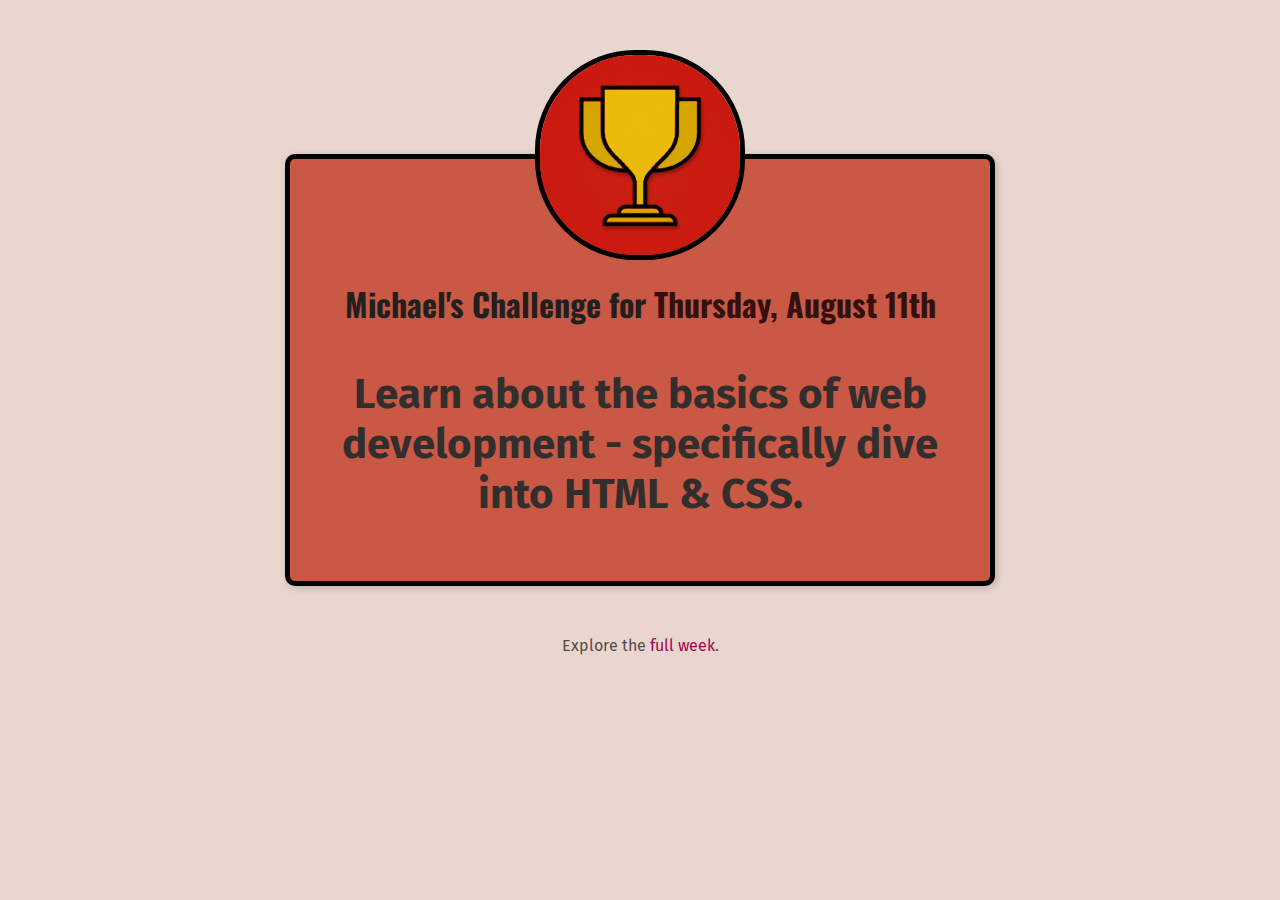
<file: 01-first-project/index.html>
<!DOCTYPE html>
<html lang="en">
  <head>
    <meta charset="UTF-8" />
    <meta http-equiv="X-UA-Compatible" content="IE=edge" />
    <meta name="viewport" content="width=device-width, initial-scale=1.0" />
    <link rel="preconnect" href="https://fonts.googleapis.com" />
    <link rel="preconnect" href="https://fonts.gstatic.com" crossorigin />
    <link
      href="https://fonts.googleapis.com/css2?family=Fira+Sans:wght@400;700&family=Oswald:wght@700&display=swap"
      rel="stylesheet"
    />
    <link rel="stylesheet" href="./styles/shared.css" />
    <link rel="stylesheet" href="./styles/daily-challenge.css" />
    <link rel="icon" href="./favicon/favicon.ico" />

    <title>My Daily Challenge</title>
  </head>
  <body>
    <header>
      <img alt="A trophy" src="./images/challenges-trophy.jpg" />
    </header>

    <main>
      <h1>Michael's Challenge for <span>Thursday, August 11th</span></h1>
      <p id="todays-challenge">
        Learn about the basics of web development - specifically dive into HTML
        & CSS.
      </p>
    </main>

    <footer>
      <p>
        Explore the
        <a href="full-week.html">full week</a>.
      </p>
    </footer>

  </body>
</html>
</file>
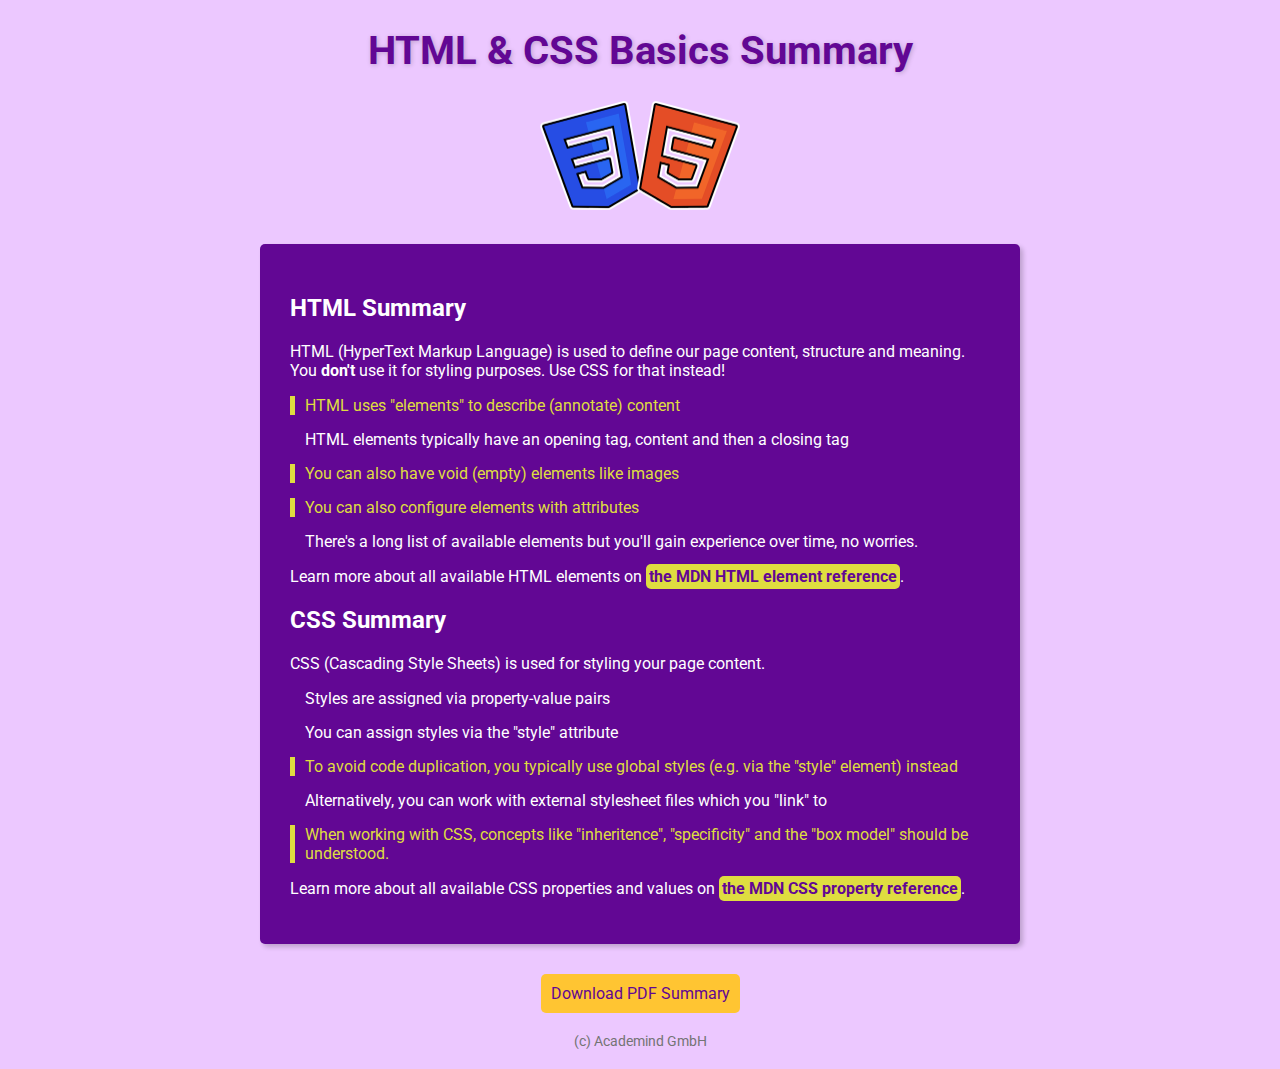
<file: 02-module4-practice/index.html>
<!DOCTYPE html>
<html lang="en">
  <head>
    <meta charset="UTF-8" />
    <meta http-equiv="X-UA-Compatible" content="IE=edge" />
    <meta name="viewport" content="width=device-width, initial-scale=1.0" />

    <link rel="preconnect" href="https://fonts.googleapis.com" />
    <link rel="preconnect" href="https://fonts.gstatic.com" crossorigin />
    <link
      href="https://fonts.googleapis.com/css2?family=Roboto:wght@400;900&display=swap"
      rel="stylesheet"
    />

    <title>HTML & CSS Basics Summary</title>

    <link rel="stylesheet" href="./styles/basics-summary.css" />
  </head>
  <body>
    <header>
      <h1>HTML & CSS Basics Summary</h1>
      <img src="./images/html-css.png" alt="A combined logo of HTML and CSS" />
    </header>
    <main>
      <section>
        <h2>HTML Summary</h2>
        <p>
          HTML (HyperText Markup Language) is used to define our page content,
          structure and meaning. You <strong>don't</strong> use it for styling
          purposes. Use CSS for that instead!
        </p>
        <ul>
          <li class="highlight-items">
            HTML uses "elements" to describe (annotate) content
          </li>
          <li>
            HTML elements typically have an opening tag, content and then a
            closing tag
          </li>
          <li class="highlight-items">
            You can also have void (empty) elements like images
          </li>
          <li class="highlight-items">
            You can also configure elements with attributes
          </li>
          <li>
            There's a long list of available elements but you'll gain experience
            over time, no worries.
          </li>
        </ul>
        <p>
          Learn more about all available HTML elements on
          <span class="highlight-words">the MDN HTML element reference</span>.
        </p>
      </section>
      <section>
        <h2>CSS Summary</h2>
        <p>
          CSS (Cascading Style Sheets) is used for styling your page content.
        </p>
        <ul>
          <li>Styles are assigned via property-value pairs</li>
          <li>You can assign styles via the "style" attribute</li>
          <li class="highlight-items">
            To avoid code duplication, you typically use global styles (e.g. via
            the "style" element) instead
          </li>
          <li>
            Alternatively, you can work with external stylesheet files which you
            "link" to
          </li>
          <li class="highlight-items">
            When working with CSS, concepts like "inheritence", "specificity"
            and the "box model" should be understood.
          </li>
        </ul>
        <p>
          Learn more about all available CSS properties and values on
          <span class="highlight-words">the MDN CSS property reference</span>.
        </p>
      </section>
    </main>
    <footer>
      <a
        href="./files/html-css-basics-summary.pdf"
        download="html-css-basics-summary"
        >Download PDF Summary</a
      >
      <p>(c) Academind GmbH</p>
    </footer>
  </body>
</html>
</file>
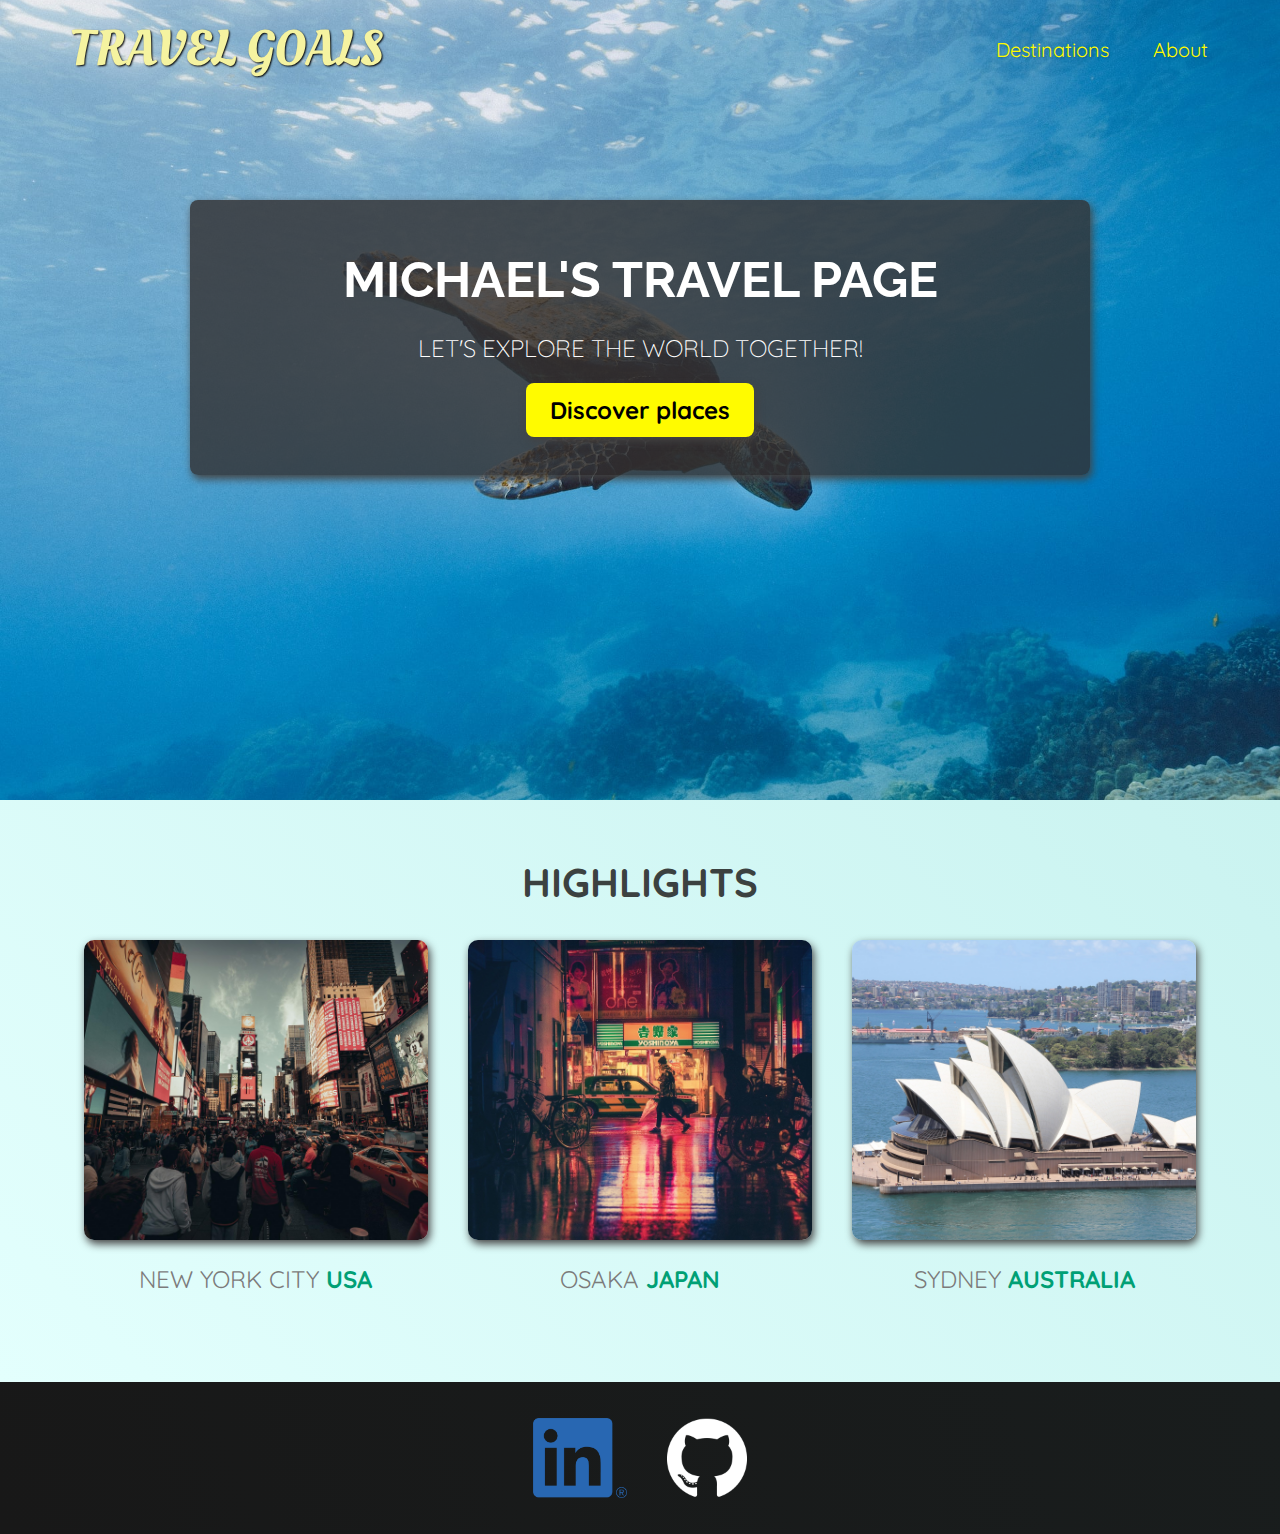
<file: 04-travel-goals/index.html>
<!DOCTYPE html>
<html lang="en">
  <head>
    <meta charset="UTF-8" />
    <meta http-equiv="X-UA-Compatible" content="IE=edge" />
    <meta name="viewport" content="width=device-width, initial-scale=1.0" />

    <link rel="preconnect" href="https://fonts.googleapis.com" />
    <link rel="preconnect" href="https://fonts.gstatic.com" crossorigin />
    <link
      href="https://fonts.googleapis.com/css2?family=Oleo+Script:wght@700&family=Quicksand:wght@300;500;700&family=Raleway:wght@700&display=swap"
      rel="stylesheet"
    />

    <link rel="stylesheet" href="./styles/shared.css" />
    <link rel="stylesheet" href="./styles/styles.css" />

    <title>Travel Goals</title>
  </head>

  <body>
    <header>
      <div id="page-logo">
        <a href="./index.html">Travel Goals</a>
      </div>

      <nav>
        <ul>
          <li><a href="./places.html">Destinations</a></li>
          <li><a href="">About</a></li>
        </ul>
      </nav>
    </header>

    <main>
      <section id="hero">
        <div id="hero-content">
          <h1>Michael's Travel Page</h1>
          <p>Let's explore the world together!</p>
          <a href="./places.html">Discover places</a>
        </div>
      </section>

      <section id="highlights">
        <h2>Highlights</h2>
        <ul id="destinations">
          <li class="destination">
            <img
              src="./images/places/nyc.jpg"
              alt="Times Square in New York City"
            />
            <p>New York City <strong>USA</strong></p>
          </li>
          <li class="destination">
            <img
              src="./images/places/osaka.jpg"
              alt="Dark street with neons in Osaka"
            />
            <p>Osaka <strong>Japan</strong></p>
          </li>
          <li class="destination">
            <img
              src="./images/places/sydney.jpg"
              alt="Opera house in Sydney with city panorama"
            />
            <p>Sydney <strong>Australia</strong></p>
          </li>
        </ul>
      </section>
    </main>

    <footer>
      <ul>
        <li id="linkedin">
          <a href="https://www.linkedin.com/in/michaelkratochvil99/"
            ><img src="./images/icons/linkedin.png" alt="LinkedIn logo"
          /></a>
        </li>
        <li>
          <a href="https://github.com/kram43-cz"
            ><img src="./images/icons/github.png" alt="GitHub logo"
          /></a>
        </li>
      </ul>
    </footer>
  </body>
</html>
</file>
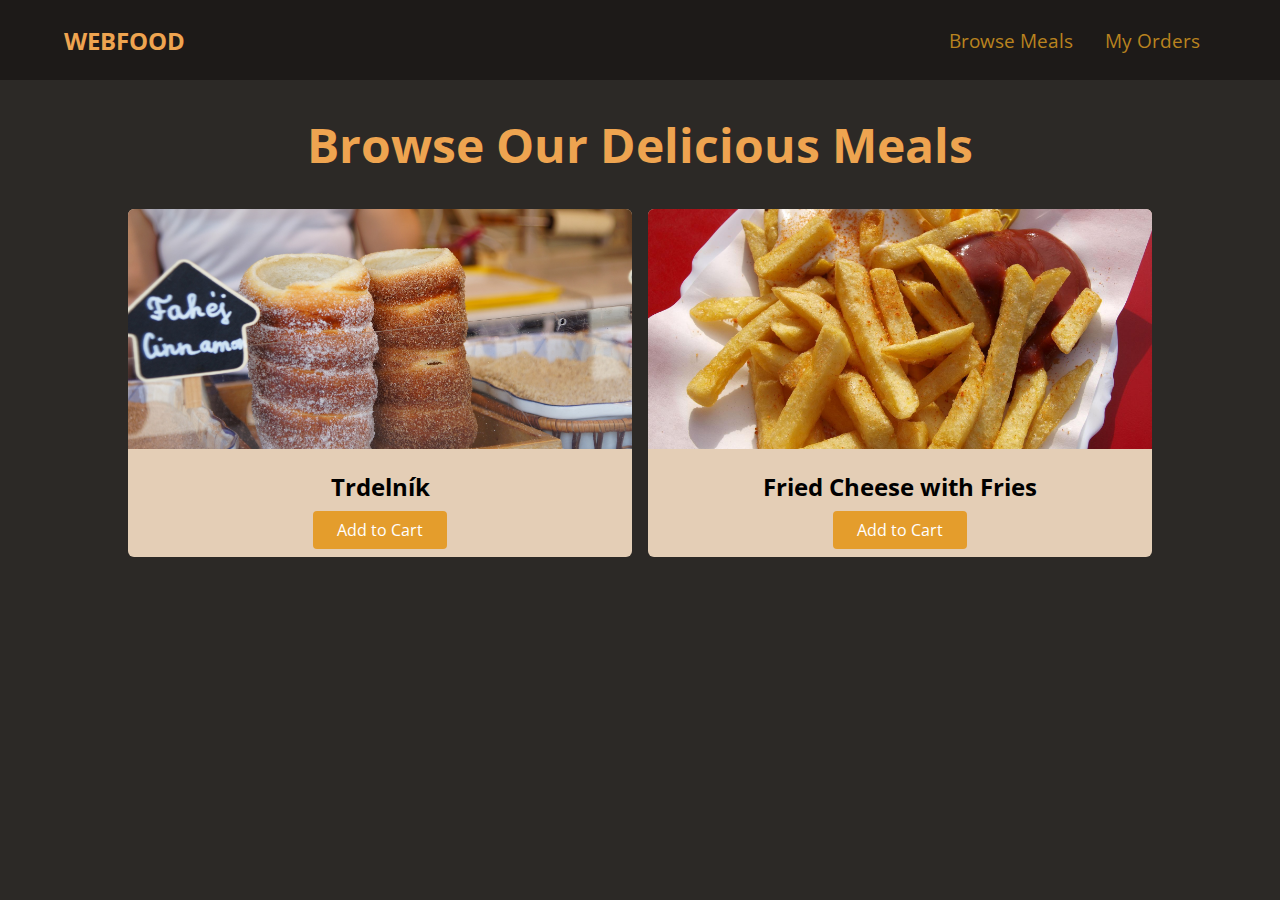
<file: 05-webfood/index.html>
<!DOCTYPE html>
<html lang="en">
  <head>
    <meta charset="UTF-8" />
    <meta http-equiv="X-UA-Compatible" content="IE=edge" />
    <meta name="viewport" content="width=device-width, initial-scale=1.0" />

    <link rel="preconnect" href="https://fonts.googleapis.com" />
    <link rel="preconnect" href="https://fonts.gstatic.com" crossorigin />
    <link
      href="https://fonts.googleapis.com/css2?family=Open+Sans:wght@400;700&display=swap"
      rel="stylesheet"
    />

    <title>WebFood</title>

    <link rel="stylesheet" href="./styles/styles.css" />
  </head>
  <body>
    <header id="main-header">
      <div id="page-logo">
        <a href="./index.html">WebFood</a>
      </div>
      <nav>
        <ul>
          <li><a href="">Browse Meals</a></li>
          <li><a href="">My Orders</a></li>
        </ul>
      </nav>
      <a href="#side-drawer" class="menu-btn">
        <span></span>
        <span></span>
        <span></span>
      </a>
    </header>

    <aside id="side-drawer">
      <header>
        <a href="#" class="menu-btn">
          <span></span>
          <span></span>
          <span></span>
        </a>
      </header>
      <nav>
        <ul>
          <li><a href="">Browse Meals</a></li>
          <li><a href="">My Orders</a></li>
        </ul>
      </nav>
    </aside>

    <main>
      <h1>Browse Our Delicious Meals</h1>

      <section id="latest-products">
        <ul>
          <li class="food-item">
            <article>
              <img src="./images/trdelnik.jpg" alt="Trdelník" />
              <div class="food-item-content">
                <h2>Trdelník</h2>
                <a href="" class="btn">Add to Cart</a>
              </div>
            </article>
          </li>
          <li class="food-item">
            <article>
              <img src="./images/fries.jpg" alt="French fries" />
              <div class="food-item-content">
                <h2>Fried Cheese with Fries</h2>
                <a href="" class="btn">Add to Cart</a>
              </div>
            </article>
          </li>
        </ul>
      </section>
    </main>
  </body>
</html>
</file>
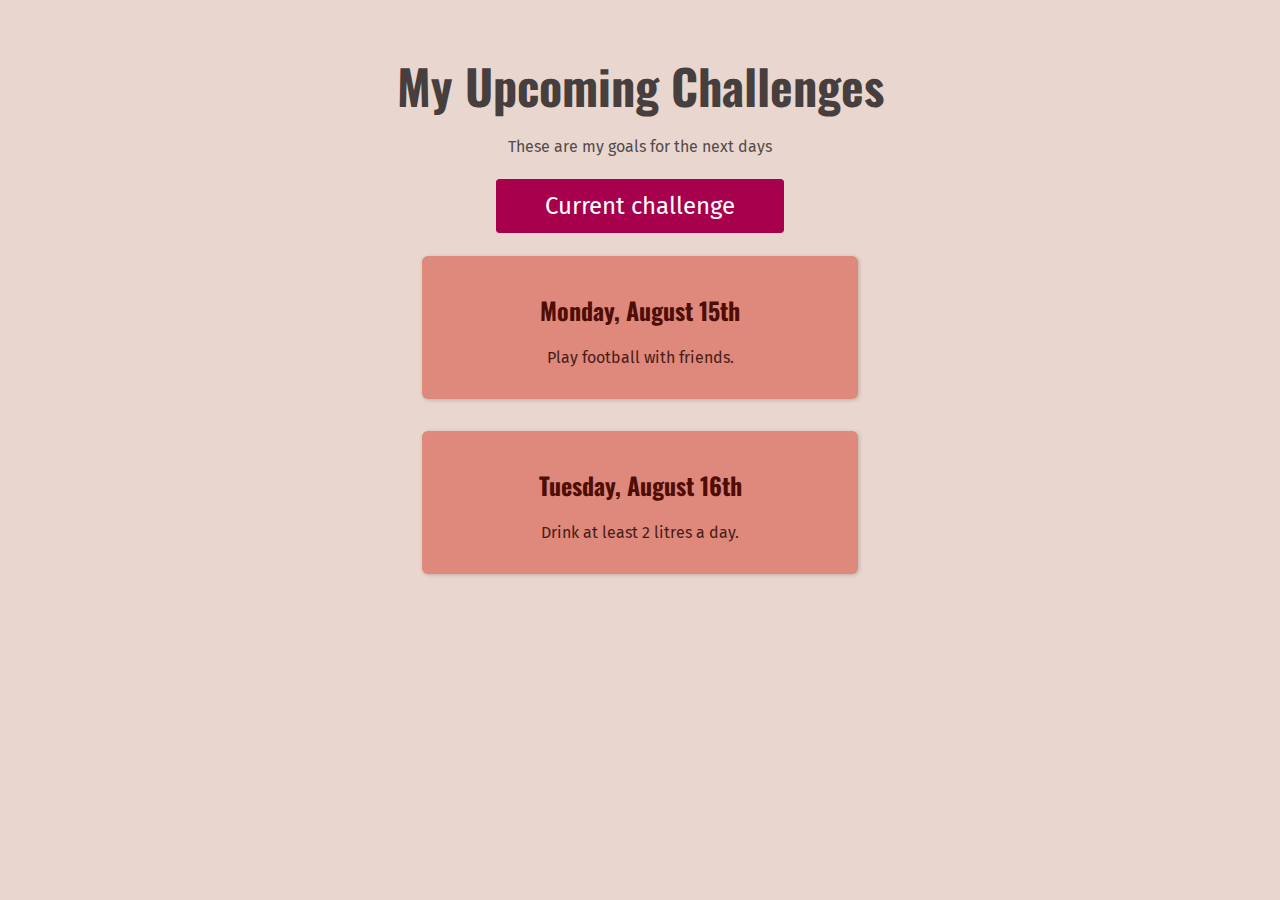
<file: 01-first-project/full-week.html>
<!DOCTYPE html>
<html lang="en">
  <head>
    <meta charset="UTF-8" />
    <meta http-equiv="X-UA-Compatible" content="IE=edge" />
    <meta name="viewport" content="width=device-width, initial-scale=1.0" />
    <link rel="preconnect" href="https://fonts.googleapis.com" />
    <link rel="preconnect" href="https://fonts.gstatic.com" crossorigin />
    <link
      href="https://fonts.googleapis.com/css2?family=Fira+Sans:wght@400;700&family=Oswald:wght@700&display=swap"
      rel="stylesheet"
    />

    <title>My Upcoming Challenges</title>

    <link rel="stylesheet" href="./styles/shared.css" />
    <link rel="stylesheet" href="./styles/full-week.css" />
    <link rel="icon" href="./favicon/favicon.ico" />

  </head>
  <body>
    <header>
      <h1>My Upcoming Challenges</h1>
      <p id="description">These are my goals for the next days</p>
      <a href="index.html">Current challenge</a>
    </header>
    <main>
      <ol>
        <li>
          <h2>Monday, August 15th</h2>
          <p>Play football with friends.</p>
        </li>
        <li>
          <h2>Tuesday, August 16th</h2>
          <p>Drink at least 2 litres a day.</p>
        </li>
      </ol>
    </main>
  </body>
</html>
</file>
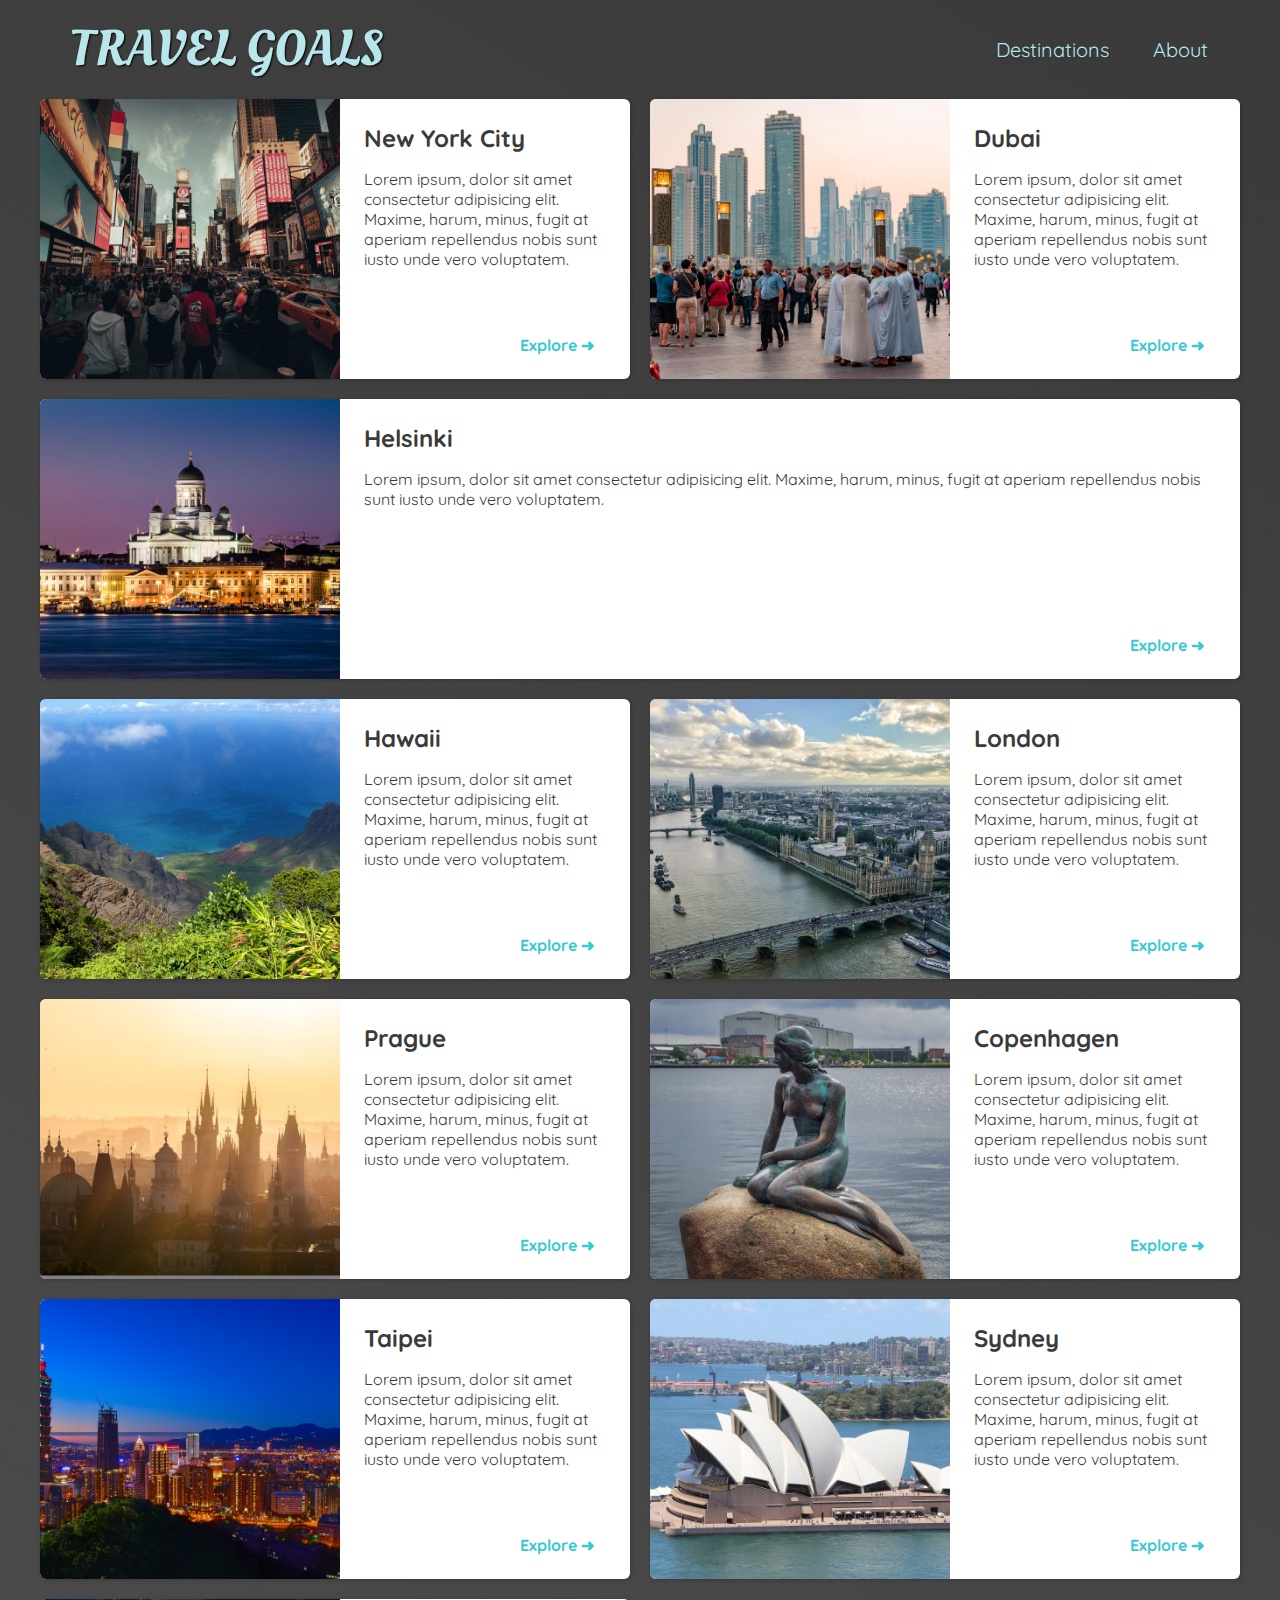
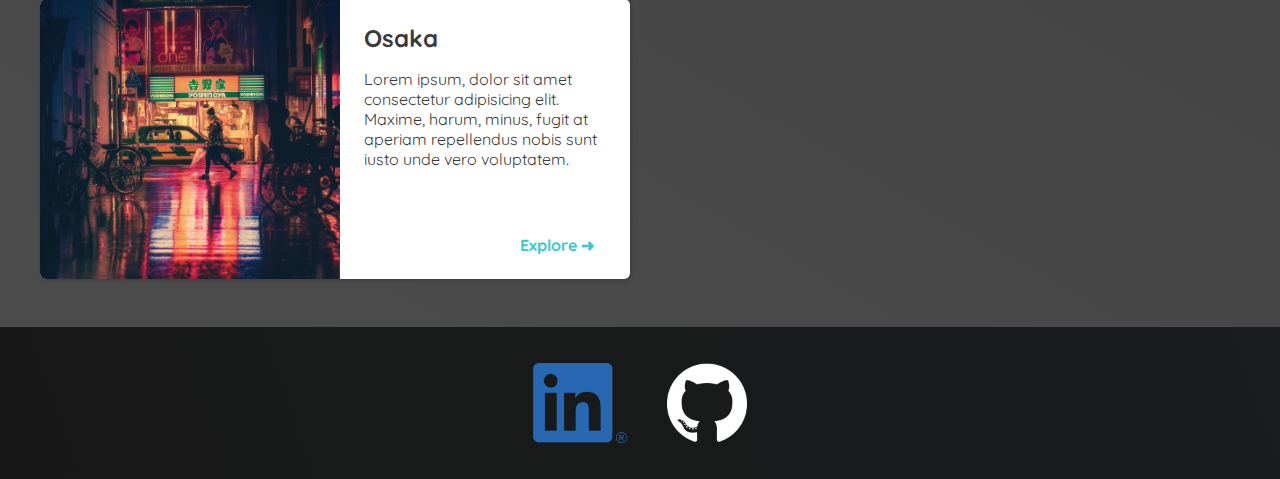
<file: 04-travel-goals/places.html>
<!DOCTYPE html>
<html lang="en">
  <head>
    <meta charset="UTF-8" />
    <meta http-equiv="X-UA-Compatible" content="IE=edge" />
    <meta name="viewport" content="width=device-width, initial-scale=1.0" />

    <link rel="preconnect" href="https://fonts.googleapis.com" />
    <link rel="preconnect" href="https://fonts.gstatic.com" crossorigin />
    <link
      href="https://fonts.googleapis.com/css2?family=Oleo+Script:wght@700&family=Quicksand:wght@300;500;700&family=Raleway:wght@700&display=swap"
      rel="stylesheet"
    />

    <link rel="stylesheet" href="./styles/shared.css" />
    <link rel="stylesheet" href="./styles/places.css" />

    <title>Travel Goals</title>
  </head>
  <body>
    <header>
      <div id="page-logo">
        <a href="./index.html">Travel Goals</a>
      </div>

      <nav>
        <ul>
          <li><a href="./places.html">Destinations</a></li>
          <li><a href="">About</a></li>
        </ul>
      </nav>
    </header>

    <main>
      <ul>
        <li>
          <img
            src="./images/places/nyc.jpg"
            alt="Times Square in New York City"
          />
          <div class="item-content">
            <div>
              <h2>New York City</h2>
              <p>
                Lorem ipsum, dolor sit amet consectetur adipisicing elit.
                Maxime, harum, minus, fugit at aperiam repellendus nobis sunt
                iusto unde vero voluptatem.
              </p>
            </div>

            <div class="actions">
              <a href="https://en.wikipedia.org/wiki/New_York_City"
                >Explore &#10140;</a
              >
            </div>
          </div>
        </li>
        <li>
          <img
            src="./images/places/dubai.jpg"
            alt="People in front of the Dubai skyline"
          />
          <div class="item-content">
            <div>
              <h2>Dubai</h2>
              <p>
                Lorem ipsum, dolor sit amet consectetur adipisicing elit.
                Maxime, harum, minus, fugit at aperiam repellendus nobis sunt
                iusto unde vero voluptatem.
              </p>
            </div>

            <div class="actions">
              <a href="https://en.wikipedia.org/wiki/Dubai">Explore &#10140;</a>
            </div>
          </div>
        </li>
        <li>
          <img
            src="./images/places/helsinki.jpg"
            alt="Night view of Helsinki Cathedral"
          />
          <div class="item-content">
            <div>
              <h2>Helsinki</h2>
              <p>
                Lorem ipsum, dolor sit amet consectetur adipisicing elit.
                Maxime, harum, minus, fugit at aperiam repellendus nobis sunt
                iusto unde vero voluptatem.
              </p>
            </div>

            <div class="actions">
              <a href="https://en.wikipedia.org/wiki/Helsinki"
                >Explore &#10140;</a
              >
            </div>
          </div>
        </li>
        <li>
          <img
            src="./images/places/hawaii.jpg"
            alt="View of the ocean from the top of the mountain"
          />
          <div class="item-content">
            <div>
              <h2>Hawaii</h2>
              <p>
                Lorem ipsum, dolor sit amet consectetur adipisicing elit.
                Maxime, harum, minus, fugit at aperiam repellendus nobis sunt
                iusto unde vero voluptatem.
              </p>
            </div>

            <div class="actions">
              <a href="https://en.wikipedia.org/wiki/Hawaii"
                >Explore &#10140;</a
              >
            </div>
          </div>
        </li>
        <li>
          <img
            src="./images/places/london.jpg"
            alt="Panorama of the river in central London"
          />
          <div class="item-content">
            <div>
              <h2>London</h2>
              <p>
                Lorem ipsum, dolor sit amet consectetur adipisicing elit.
                Maxime, harum, minus, fugit at aperiam repellendus nobis sunt
                iusto unde vero voluptatem.
              </p>
            </div>

            <div class="actions">
              <a href="https://en.wikipedia.org/wiki/London"
                >Explore &#10140;</a
              >
            </div>
          </div>
        </li>
        <li>
          <img
            src="./images/places/prague.jpg"
            alt="Morning view of the towers in Prague"
          />
          <div class="item-content">
            <div>
              <h2>Prague</h2>
              <p>
                Lorem ipsum, dolor sit amet consectetur adipisicing elit.
                Maxime, harum, minus, fugit at aperiam repellendus nobis sunt
                iusto unde vero voluptatem.
              </p>
            </div>

            <div class="actions">
              <a href="https://en.wikipedia.org/wiki/Prague"
                >Explore &#10140;</a
              >
            </div>
          </div>
        </li>
        <li>
          <img
            src="./images/places/kopenhagen.jpg"
            alt="The Little Mermaid in Copenhagen"
          />
          <div class="item-content">
            <div>
              <h2>Copenhagen</h2>
              <p>
                Lorem ipsum, dolor sit amet consectetur adipisicing elit.
                Maxime, harum, minus, fugit at aperiam repellendus nobis sunt
                iusto unde vero voluptatem.
              </p>
            </div>

            <div class="actions">
              <a href="https://en.wikipedia.org/wiki/Copenhagen"
                >Explore &#10140;</a
              >
            </div>
          </div>
        </li>
        <li>
          <img
            src="./images/places/taipei.jpg"
            alt="View of Taipei 101 and adjacent buildings"
          />
          <div class="item-content">
            <div>
              <h2>Taipei</h2>
              <p>
                Lorem ipsum, dolor sit amet consectetur adipisicing elit.
                Maxime, harum, minus, fugit at aperiam repellendus nobis sunt
                iusto unde vero voluptatem.
              </p>
            </div>

            <div class="actions">
              <a href="https://en.wikipedia.org/wiki/Taipei"
                >Explore &#10140;</a
              >
            </div>
          </div>
        </li>
        <li>
          <img
            src="./images/places/sydney.jpg"
            alt="Opera house in Sydney with city panorama"
          />
          <div class="item-content">
            <div>
              <h2>Sydney</h2>
              <p>
                Lorem ipsum, dolor sit amet consectetur adipisicing elit.
                Maxime, harum, minus, fugit at aperiam repellendus nobis sunt
                iusto unde vero voluptatem.
              </p>
            </div>

            <div class="actions">
              <a href="https://en.wikipedia.org/wiki/Sydney"
                >Explore &#10140;</a
              >
            </div>
          </div>
        </li>
        <li>
          <img
            src="./images/places/osaka.jpg"
            alt="Dark street with neons in Osaka"
          />
          <div class="item-content">
            <div>
              <h2>Osaka</h2>
              <p>
                Lorem ipsum, dolor sit amet consectetur adipisicing elit.
                Maxime, harum, minus, fugit at aperiam repellendus nobis sunt
                iusto unde vero voluptatem.
              </p>
            </div>

            <div class="actions">
              <a href="https://en.wikipedia.org/wiki/Osaka">Explore &#10140;</a>
            </div>
          </div>
        </li>
      </ul>
    </main>

    <footer>
      <ul>
        <li id="linkedin">
          <a href="https://www.linkedin.com/in/michaelkratochvil99/"
            ><img src="./images/icons/linkedin.png" alt="LinkedIn logo"
          /></a>
        </li>
        <li>
          <a href="https://github.com/kram43-cz"
            ><img src="./images/icons/github.png" alt="GitHub logo"
          /></a>
        </li>
      </ul>
    </footer>
  </body>
</html>
</file>
<file: 01-first-project/styles/shared.css>
body {
  text-align: center;
  background-color: #e9d7cf;
  margin: 50px;
  color: #534b4b;
}

h1, h2 {
  font-family: "Oswald", sans-serif;
}

p {
  font-family: "Fira Sans", sans-serif;
}

a {
  color: #a7014e;
  text-decoration: none;
  font-family: "Fira Sans", sans-serif;
}

a:hover {
  text-decoration: underline;
}
</file>
<file: 01-first-project/styles/daily-challenge.css>
#todays-challenge {
  color:rgb(51, 46, 46);
  font-weight: bold;
  font-size: 42px;
}

img {
  width: 200px;
  height: 200px;
  border-radius: 100px;
  border: 5px solid black;
}

main {
  width: 600px;
  margin: -110px auto 50px auto;
  padding: 100px 50px 20px 50px;
  border: 5px solid black;
  border-radius: 10px;
  box-shadow: 2px 2px 8px rgba(0, 0, 0, 0.2);
  background-color: #c95945;
}

main h1 {
  color:rgb(34, 31, 31);
}

span {
  color:rgb(54, 15, 15);
}
</file>
<file: 02-module4-practice/styles/basics-summary.css>
body {
  font-family: "Roboto", sans-serif;
  text-align: center;
  background-color: #ecc8ff;
}

h1 {
  color: #620794;
  text-shadow: 1px 1px 5px rgba(0, 0, 0, 0.2);
  font-size: 2.5em;
}

img {
  width: 200px;
}

main {
  background-color: #620794;
  border-radius: 5px;
  color: white;
  width: 700px;
  margin: 30px auto;
  padding: 30px;
  text-align: left;
  box-shadow: 3px 3px 5px rgba(0, 0, 0, 0.2);
}

ul {
  list-style: none;
  padding-left: 0;
}

li {
  margin: 15px 0;
  padding-left: 15px;
}

.highlight-items {
  color: #dfdd40;
  border-left: 5px solid #dfdd40;
  padding-left: 10px;
}

span {
  font-weight: bold;
}

.highlight-words {
  background-color: #dfdd40;
  color: #620794;
  border-radius: 5px;
  padding: 3px;
}

a {
  text-decoration: none;
  background-color: #ffc532;
  padding: 10px;
  border-radius: 5px;
  display: inline-block;
  color: #620794;
}

a:hover {
  background-color: #b46c00;
  color: white;
}

footer p {
  font-size: 14px;
  margin: 20px 0;
  color: #747474;
}
</file>
<file: 04-travel-goals/styles/shared.css>
body {
  font-family: "Quicksand", sans-serif;
  margin: 0;
}

ul {
  list-style: none;
  margin: 0;
  padding: 0;
}

header {
  display: flex;
  align-items: center;
  justify-content: space-between;
  padding: 15px 60px;
  position: absolute;
  width: 100%;
  box-sizing: border-box;
  top: 0;
  left: 0;
}

#page-logo a {
  padding: 10px;
  font-family: "Oleo Script", sans-serif;
  color: rgb(245, 243, 160);
  font-size: 50px;
  text-decoration: none;
  text-transform: uppercase;
  text-shadow: 1px 1px 2px rgb(0, 0, 0);
}

header ul {
  display: flex;
}

header li {
  margin-left: 20px;
}

header nav a {
  color: rgb(255, 251, 0);
  text-decoration: none;
  font-size: 20px;
  padding: 12px;
  text-shadow: 1px 1px 2px rgba(0, 0, 0, 0.2);
  border-radius: 5px;
}

header nav a:hover {
  color: rgb(77, 77, 77);
  background-color: rgb(255, 251, 0);
}

footer {
  background: linear-gradient(70deg, rgb(24, 24, 24), rgb(25, 29, 29));
  padding: 36px 0;
}

footer ul {
  display: flex;
  justify-content: center;
}

footer li {
  width: 80px;
  height: 80px;
  margin: 0 20px;
}

footer img {
  width: 100%;
  height: 100%;
}

#linkedin {
  width: 94px;
}
</file>
<file: 04-travel-goals/styles/styles.css>
#hero {
  height: 800px;
  background-image: url(../images/places/turtle.jpg);
  background-position: center;
  background-size: cover;
}

#hero-content {
  width: 900px;
  background-color: rgba(51, 47, 47, 0.8);
  box-shadow: 2px 4px 8px rgb(68, 67, 67);
  border-radius: 8px;
  text-align: center;
  padding: 50px 0;
  margin: 0 auto;
  position: relative;
  top: 200px;
}

#hero-content h1 {
  color: white;
  text-transform: uppercase;
  font-size: 50px;
  font-family: "Raleway", sans-serif;
  margin: 0;
}

#hero-content p {
  color: white;
  text-transform: uppercase;
  font-size: 24px;
  font-weight: 300;
  margin-bottom: 32px;
}

#hero-content a {
  text-decoration: none;
  background-color: rgb(255, 251, 0);
  padding: 12px 24px;
  color: black;
  font-size: 24px;
  font-weight: 700;
  border-radius: 8px;
  box-shadow: 2px 4px 8px rgb(68, 67, 67);
}

#hero-content a:hover {
  background-color: rgb(255, 238, 0);
}

#highlights {
  padding: 24px 0;
  background: linear-gradient(45deg, rgb(227, 255, 253), rgb(202, 243, 240));
}

#highlights h2 {
  text-transform: uppercase;
  text-align: center;
  font-size: 40px;
  color: rgb(59, 65, 64);
}

#destinations {
  display: flex;
  width: 90%;
  margin: auto;
  margin-bottom: 40px;
  justify-content: center;
}

.destination {
  margin: 0 20px;
  text-transform: uppercase;
}

.destination p {
  text-align: center;
  font-size: 24px;
  color: rgb(124, 123, 123);
  margin-top: 20px;
}

.destination img {
  height: 300px;
  width: 100%;
  box-shadow: 2px 4px 8px rgb(68, 67, 67);
  border-radius: 10px;
  object-fit: cover;
}

.destination strong {
  color: rgb(0, 160, 117);
}
</file>
<file: 05-webfood/styles/styles.css>
body {
  font-family: "Open Sans", sans-serif;
  margin: 0;
  background-color: rgb(44, 41, 38);
}

a {
  text-decoration: none;
}

#main-header {
  height: 5rem;
  display: flex;
  justify-content: space-between;
  align-items: center;
  background-color: rgb(29, 26, 24);
  padding: 0 5%;
}

#page-logo a {
  font-size: 1.5rem;
  font-weight: bold;
  color: rgb(238, 164, 80);
  text-transform: uppercase;
}

.menu-btn {
  width: 3rem;
  height: 3rem;
  display: none;
  flex-direction: column;
  justify-content: space-between;
}

.menu-btn span {
  width: 100%;
  height: 3px;
  background-color: white;
}

ul {
  list-style: none;
}

#main-header ul {
  display: flex;
  margin: 0;
  padding: 0;
}

#main-header li {
  margin: 0 1rem;
}

#main-header nav a {
  color: rgb(185, 131, 31);
  font-size: 1.2rem;
}

#main-header nav a:hover {
  color: rgb(228, 163, 44);
}

#side-drawer {
  width: 100%;
  height: 100%;
  background-color: rgb(29, 26, 27);
  position: fixed;
  top: 0;
  left: 0;
  display: none;
}

#side-drawer:target {
  display: block;
}

#side-drawer header {
  height: 5rem;
  display: flex;
  justify-content: flex-end;
  align-items: center;
  padding: 0 5%;
}

#side-drawer ul {
  list-style: none;
  margin: 0;
  padding: 4rem 1rem;
  display: flex;
  align-items: center;
  flex-direction: column;
}

#side-drawer li {
  margin: 1rem 0;
}

#side-drawer a {
  color: rgb(253, 239, 213);
  font-size: 2rem;
}

main h1 {
  text-align: center;
  color: rgb(238, 164, 80);
  font-size: 3rem;
}

#latest-products {
  width: 80%;
  margin: 2rem auto;
}

#latest-products ul {
  display: grid;
  grid-template-columns: 1fr 1fr;
  gap: 1rem;
  margin: 0;
  padding: 0;
}

.food-item {
  background-color: rgb(228, 206, 182);
  border-radius: 6px;
  overflow: hidden;
}

.food-item img {
  height: 15rem;
  width: 100%;
  object-fit: cover;
}

.food-item h2 {
  margin: 0 0 1rem 0;
}

.food-item-content {
  padding: 1rem;
  text-align: center;
}

.btn {
  background-color: rgb(228, 157, 44);
  color: white;
  border-radius: 4px;
  padding: 0.5rem 1.5rem;
}

.btn:hover {
  background-color: rgb(221, 134, 34);
}

@media (max-width: 48rem) {
  #main-header nav {
    display: none;
  }

  .menu-btn {
    display: flex;
  }

  main h1 {
    font-size: 1.5rem;
  }

  #latest-products ul {
    grid-template-columns: 1fr;
  }
}
</file>
<file: 01-first-project/styles/full-week.css>
h1 {
  font-size: 48px;
  color: #473e3e;
  margin: 12px 0;
}

a {
  background-color: #a7014e;
  color: white;
  border-radius: 4px;
  border: 1px solid #a7014e;
  font-size: 24px;
  padding: 12px 48px;
}

a:hover {
  text-decoration: none;
  background-color: #b40c5a;
}

ol {
  list-style: none;
  width: 500px;
  margin: 36px auto 0 auto;
  padding: 0;
}

li {
  margin: 32px;
  background-color: #df887c;
  border-radius: 6px;
  padding: 16px;
  box-shadow: 1px 1px 4px rgba(0, 0, 0, 0.2);
}

header p {
  margin-bottom: 36px;
}

main p {
  color: #471d16;
}

h2 {
  color: #4e0d05
}
</file>
<file: 04-travel-goals/styles/places.css>
body {
  background: linear-gradient(30deg, rgb(77, 77, 77), rgb(58, 58, 58));
  color: rgb(58, 58, 58);
}

header {
  position: static;
}

#page-logo a {
  color: rgb(183, 230, 235);
}

header nav a {
  color: rgb(183, 230, 235);
}

header nav a:hover {
  color: rgb(59, 59, 59);
  background-color: rgb(183, 230, 235);
}

main ul {
  width: 1200px;
  margin: 0 auto 48px auto;
  display: grid;
  grid-template-columns: 1fr 1fr;
  gap: 20px 20px;
}

main li {
  display: flex;
  background-color: white;
  box-shadow: 1px 1px 4px rgba(0, 0, 0, 0.2);
  border-radius: 6px;
  overflow: hidden;
}

main li:nth-of-type(3) {
  grid-column: 1 / span 2;
}

main li img {
  width: 300px;
  height: 280px;
  object-fit: cover;
}

.item-content {
  padding: 24px;
  display: flex;
  flex-direction: column;
  justify-content: space-between;
}

.item-content h2 {
  margin: 0;
}

.actions {
  text-align: end;
}

.actions a {
  text-decoration: none;
  color: rgb(53, 202, 207);
  border-radius: 5px;
  padding: 4px 12px;
  font-weight: bold;
}

.actions a:hover {
  background-color: rgb(231, 251, 255);
}
</file>
